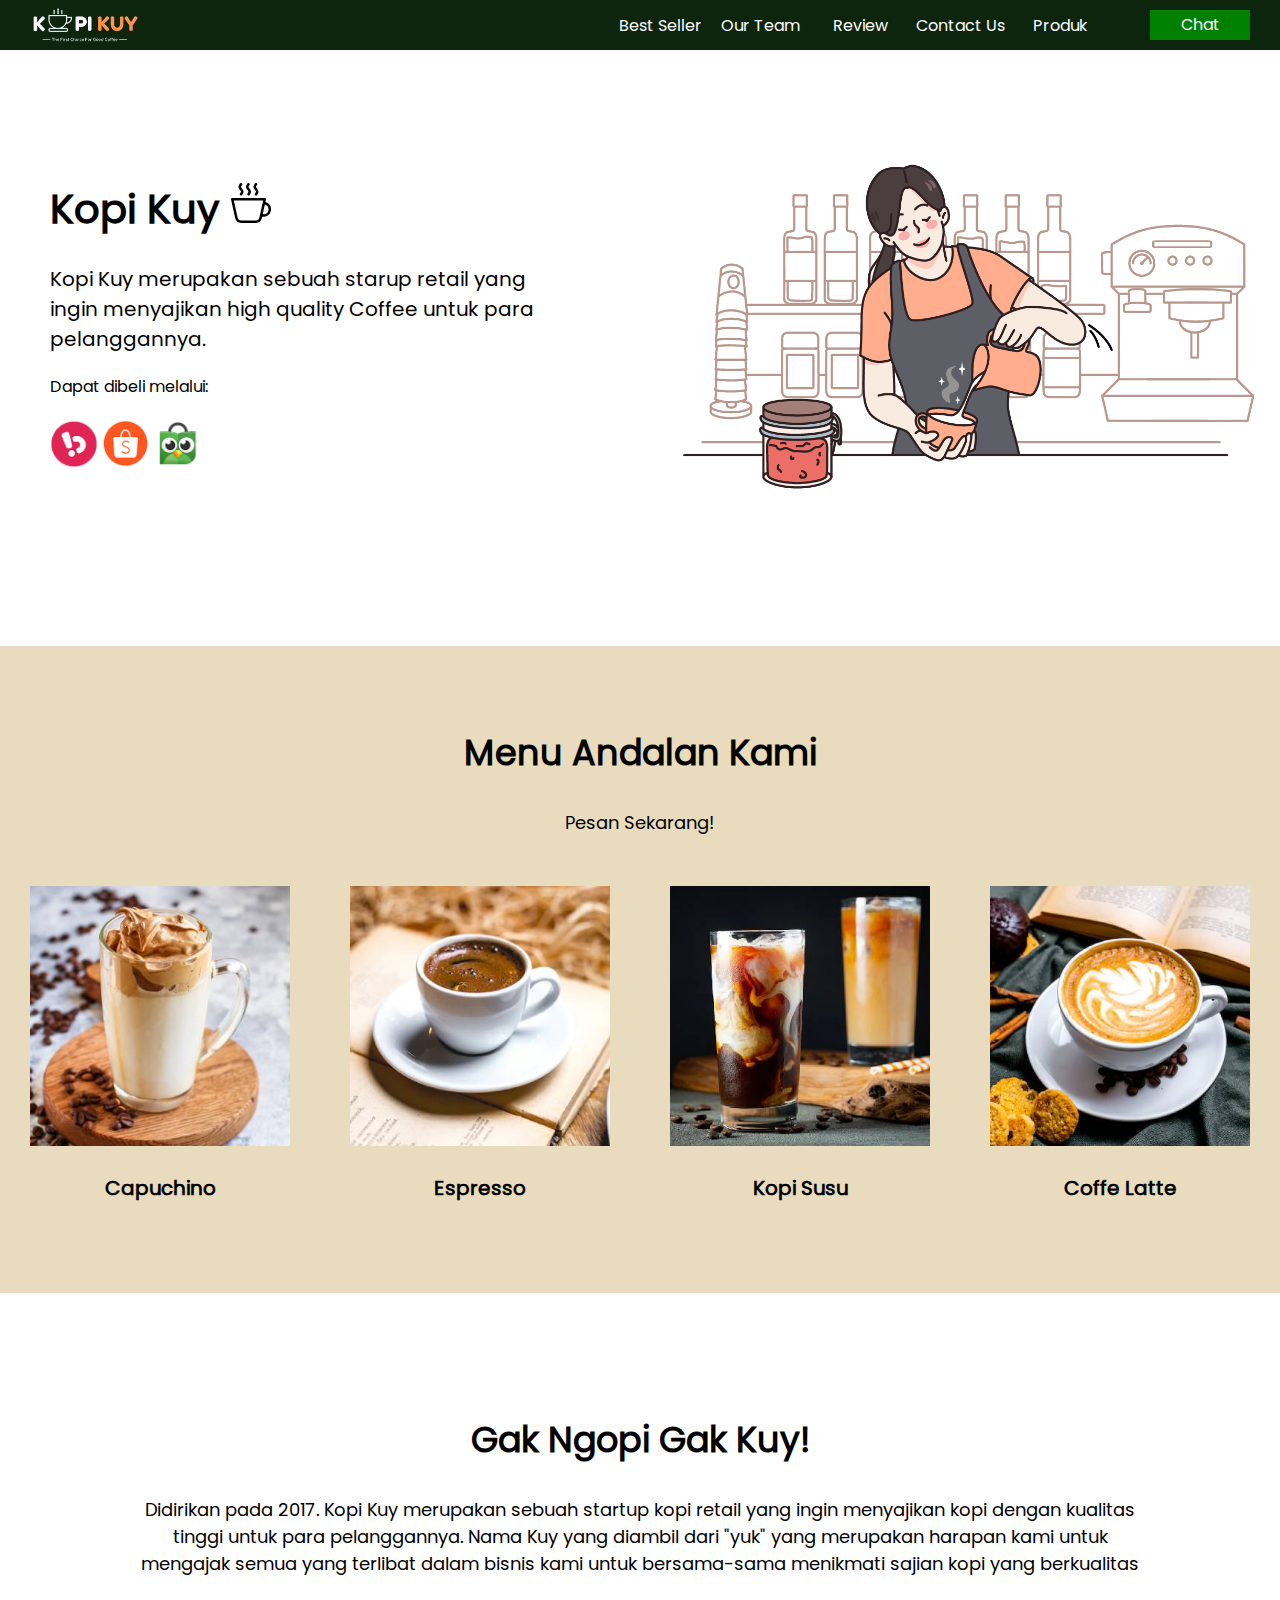
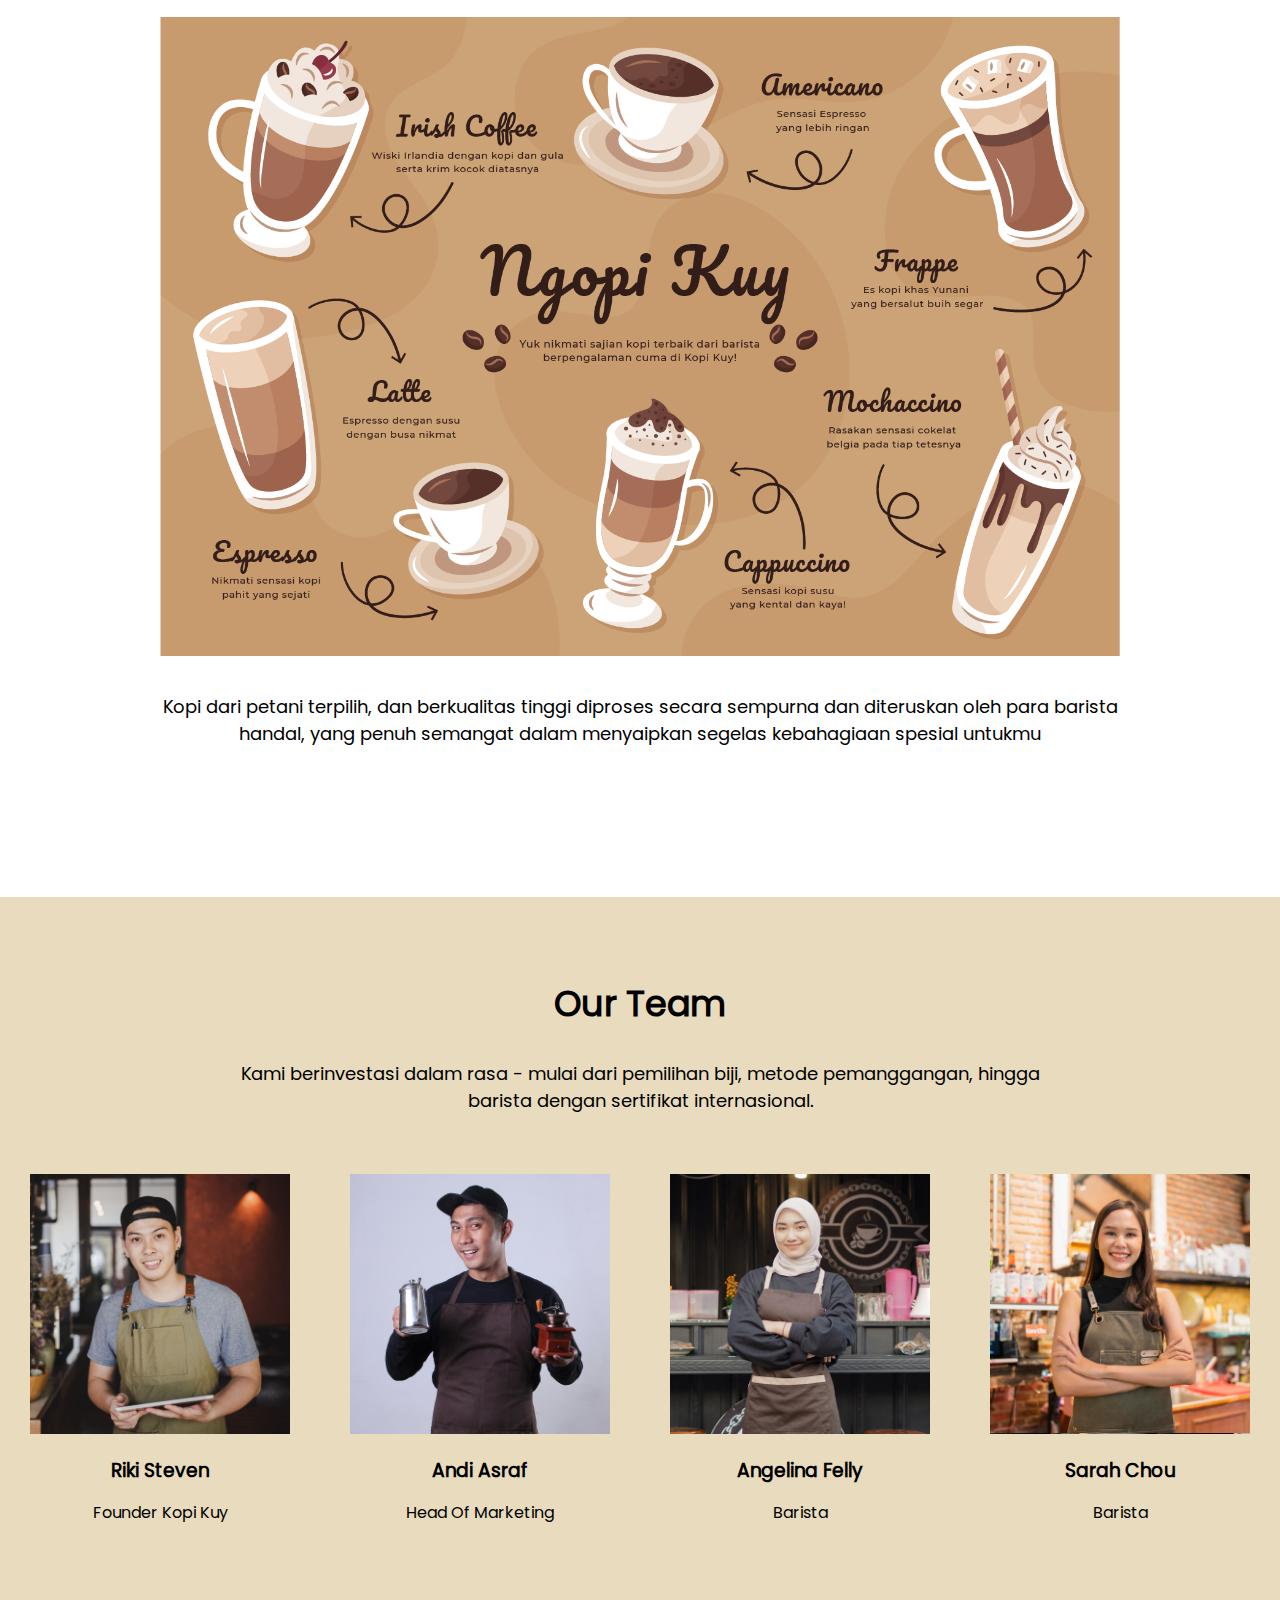
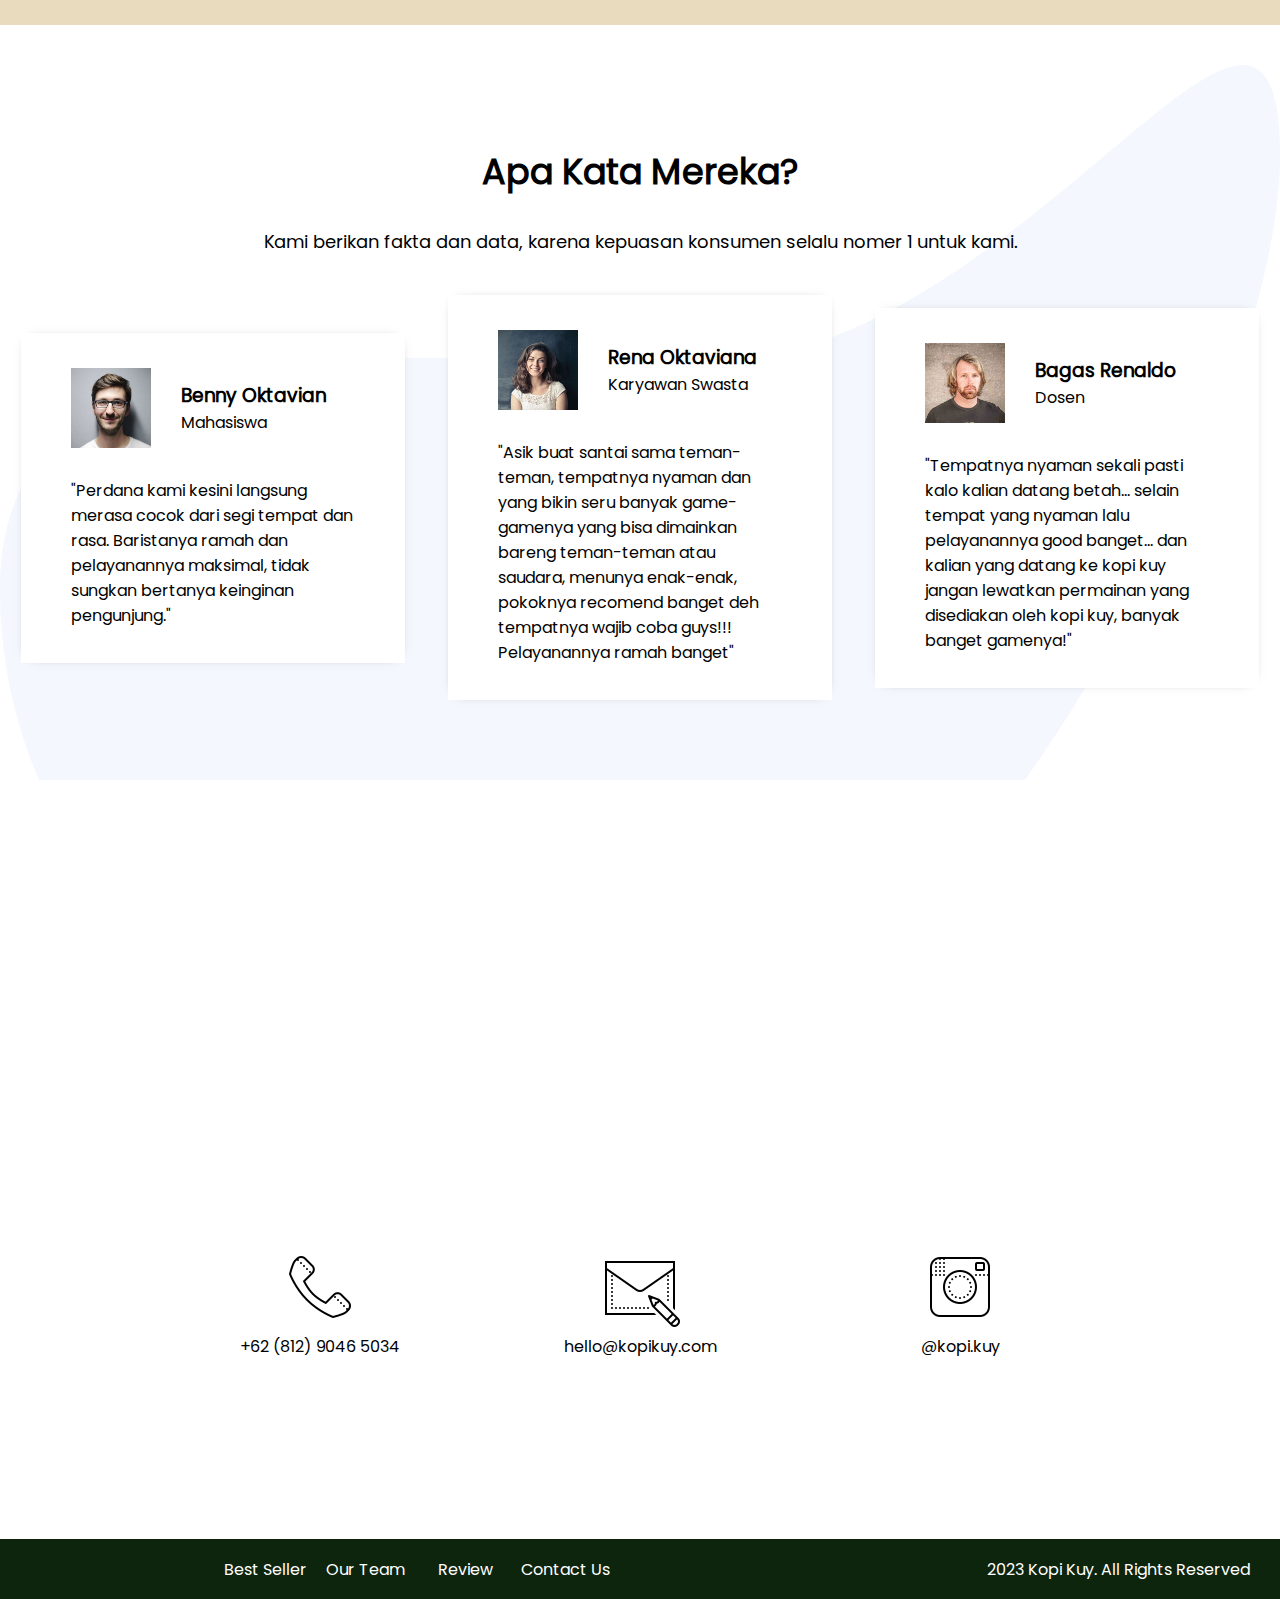
<file: Website Kopi Kuy/index.html>
<!DOCTYPE html>
<html lang="en">

<head>
    <meta charset="UTF-8">
    <meta http-equiv="X-UA-Compatible" content="IE=edge">
    <meta name="viewport" content="width=device-width, initial-scale=1.0">
    <title>Website Kopi Kuy</title>
    <link rel="stylesheet" href="css/style2.css">
</head>

<body>
    <nav>
        <div class="baris">
            <img src="images/logo/logo_kuy.png" alt="logo kopi kuy" class="logo">
            <ul class="navigasi">
                <li>
                    <a href="#best-seller">Best Seller</a>
                </li>
                <li>
                    <a href="#our-team">Our Team</a>
                </li>
                <li>
                    <a href="#review">Review</a>
                </li>
                <li>
                    <a href="#contact-us">Contact Us</a>
                </li>
                <li>
                    <a href="produk.html">Produk</a>
                </li>
            </ul>
            <a class="chat" href="https://wa.me/">Chat</a>
        </div>
    </nav>

<header>
    <div class="baris">
        <div class="kiri">
            <h1>Kopi Kuy <img src="images/icon/icon_kopi.svg" alt=""></h1>
            <p class="tagline">Kopi Kuy merupakan sebuah starup retail yang ingin menyajikan high quality Coffee 
                untuk para pelanggannya.</p>
            <div class="cta">
                <p>Dapat dibeli melalui:</p>
                <a href="#">
                    <img src="images/logo/logo_bukalapak.png" alt="">
                </a>
                <a href="#">
                    <img src="images/logo/logo_shopee.png" alt="">
                </a>

                <a href="#">
                    <img src="images/logo/logo_tokopedia.png" alt="">
                </a>
            </div>
        </div>
        <img src="images/header/banner1.png" alt="" class="kanan">
    </div>
</header>

<section id="best-seller" class="best-seller">
    <h2>Menu Andalan Kami</h2>
    <p class="sub">Pesan Sekarang!</p>
    <div class="baris">
        <div class="produk">
            <img src="images/produk/product_capuchino.jpg" alt="">
            <p>Capuchino</p>
        </div>
        <div class="produk">
            <img src="images/produk/product_espresso.jpg" alt="">
            <p>Espresso</p>
        </div>
        <div class="produk">
            <img src="images/produk/product_kopi_susu.jpg" alt="">
            <p>Kopi Susu</p>
        </div>
        <div class="produk">
            <img src="images/produk/product_latte.jpg" alt="">
            <p>Coffe Latte</p>
        </div>
    </div>
</section>

<section id="about-us" class="about-us">
    <h2>Gak Ngopi Gak Kuy!</h2>
    <p class="tentang">Didirikan pada 2017. Kopi Kuy merupakan sebuah startup kopi retail yang ingin menyajikan
        kopi dengan kualitas tinggi untuk para pelanggannya. Nama Kuy yang diambil dari "yuk"
        yang merupakan harapan kami untuk mengajak semua yang terlibat dalam bisnis kami untuk 
        bersama-sama menikmati sajian kopi yang berkualitas</p>
    <img src="images/aset_kopi_jumbo.png" alt="">
    <p class="penjelasan">Kopi dari petani terpilih, dan berkualitas tinggi diproses secara sempurna 
        dan diteruskan oleh para barista handal, yang penuh semangat dalam menyaipkan segelas kebahagiaan 
        spesial untukmu</p>
</section>

<section id="our-team" class="our-team">
    <h2>Our Team</h2>
    <p class="sub">Kami berinvestasi dalam rasa - mulai dari pemilihan biji, metode pemanggangan, 
        hingga barista dengan sertifikat internasional.</p>
    <div class="baris">
        <div class="tim">
            <img src="images/team/team4.jpg" alt="">
            <h3>Riki Steven</h3>
            <p>Founder Kopi Kuy</p>
        </div>
        <div class="tim">
            <img src="images/team/team6.jpg" alt="">
            <h3>Andi Asraf</h3>
            <p>Head Of Marketing</p>
        </div>
        <div class="tim">
            <img src="images/team/team5.jpg" alt="">
            <h3>Angelina Felly</h3>
            <p>Barista</p>
        </div>
        <div class="tim">
            <img src="images/team/team2.jpg" alt="">
            <h3>Sarah Chou</h3>
            <p>Barista</p>
        </div>
    </div>
</section>

<section id="review" class="review">
    <h2>Apa Kata Mereka?</h2>
    <p class="sub">Kami berikan fakta dan data, karena kepuasan konsumen selalu nomer 1 untuk kami.</p>
    <div class="baris">
        <div class="testimoni">
            <div class="profile">
                <img src="images/customer/customer1.jpg" alt="">
                <div class="titel">
                    <h3>Benny Oktavian</h3>
                    <p>Mahasiswa</p>
                </div>
            </div>
            <p>"Perdana kami kesini langsung merasa cocok dari segi tempat dan rasa. Baristanya ramah 
                dan pelayanannya maksimal, tidak sungkan bertanya keinginan pengunjung."</p>
        </div>
        <div class="testimoni">
            <div class="profile">
                <img src="images/customer/customer3.jpg" alt="">
                <div class="titel">
                    <h3>Rena Oktaviana</h3>
                    <p>Karyawan Swasta</p>
                </div>
            </div>
            <p>"Asik buat santai sama teman-teman, tempatnya nyaman dan yang bikin seru banyak game-gamenya 
                yang bisa dimainkan bareng teman-teman atau saudara, menunya enak-enak, pokoknya recomend banget 
                deh tempatnya wajib coba guys!!! Pelayanannya ramah banget"</p>
        </div>
        <div class="testimoni">
            <div class="profile">
                <img src="images/customer/customer2.jpg" alt="">
                <div class="titel">
                    <h3>Bagas Renaldo</h3>
                    <p>Dosen</p>
                </div>
            </div>
            <p>"Tempatnya nyaman sekali pasti kalo kalian datang betah... selain tempat yang nyaman lalu 
                pelayanannya good banget... dan kalian yang datang ke kopi kuy jangan lewatkan permainan yang 
                disediakan oleh kopi kuy, banyak banget gamenya!"</p>
        </div>
    </div>
</section>

<section class="contact-us" id="contact-us">
    <iframe src="https://www.google.com/maps/place/Kopi+kuy/data=!4m7!3m6!1s0x2e69f9912c7f297b:0xe5a3a671dae861ab!8m2!3d-6.2147148!4d106.6685813!16s%2Fg%2F11h_c7hnyx!19sChIJeyl_LJH5aS4Rq2Ho2nGmo-U?authuser=0&hl=id&rclk=1" 
    width="100" height="300" frameborder="0" style="border: 0;" allowfullscreen="" loading="lazy" referrerpolicy="no-referrer-when-downgrade"></iframe>
    <div class="baris">
        <div class="kolom">
            <img src="images/icon/icon_phone.png" alt="">
            <p>+62 (812) 9046 5034</p>
        </div>
        <div class="kolom">
            <img src="images/icon/icon_mail.png" alt="">
            <p>hello@kopikuy.com</p>
        </div>
        <div class="kolom">
            <img src="images/icon/icon_instagram.png" alt="">
            <p>@kopi.kuy</p>
        </div>
    </div>
</section>

<footer>
    <div class="baris">
        <ul class="navigasi">
            <li>
                <a href="#best-seller">Best Seller</a>
            </li>
            <li>
                <a href="#our-team">Our Team</a>
            </li>
            <li>
                <a href="#review">Review</a>
            </li>
            <li>
                <a href="#contact-us">Contact Us</a>
            </li>
        </ul>
        <p>2023 Kopi Kuy. All Rights Reserved</p>
    </div>
</footer>

</body>

</html>
</file>
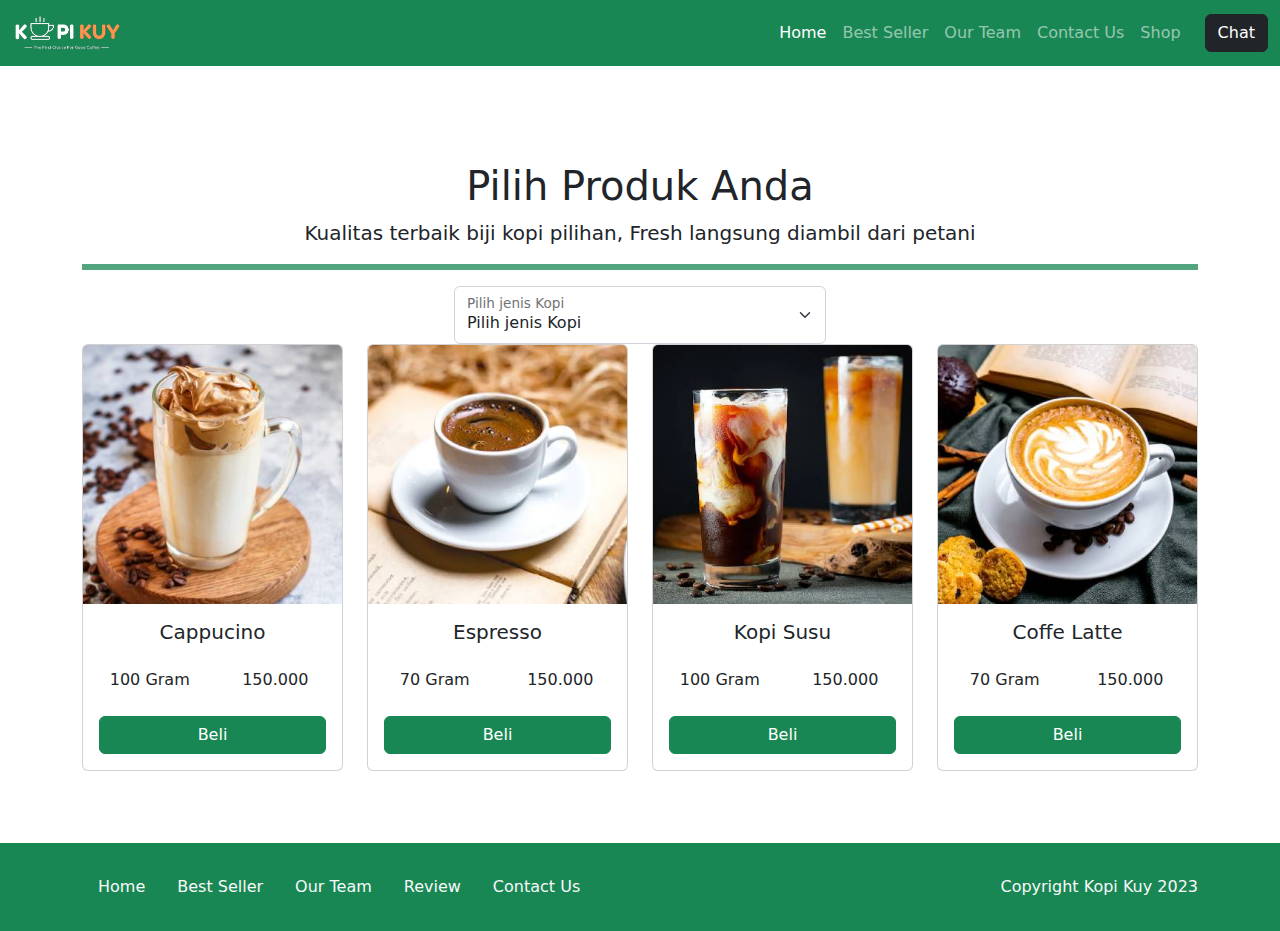
<file: Website Kopi Kuy/produk.html>
<!DOCTYPE html>
<html lang="en">

<head>
    <meta charset="UTF-8">
    <meta http-equiv="X-UA-Compatible" content="IE=edge">
    <meta name="viewport" content="width=device-width, initial-scale=1.0">
    <link rel="shortcut icon" href="images/favicon/favicon.ico" type="image/x-icon">
    <title>Produk</title>

    <link rel="stylesheet" href="vendor/bootstrap/css/bootstrap.min.css">
    <link rel="stylesheet" href="vendor/bootsrap-icon/bootstrap-icons.css">
    <script src="vendor/bootstrap/js/bootstrap.bundle.min.js"></script>
</head>

<body>
    <nav class="navbar navbar-expand-lg bg-success navbar-dark">
        <div class="container-fluid">
            <a class="navbar-brand" href="#">
                <img height="40" src="images/logo/logo_kuy.png" alt="logo kopi kuy" class="logo">
            </a>
            <button class="navbar-toggler" type="button" data-bs-toggle="collapse"
                data-bs-target="#navbarSupportedContent" aria-controls="navbarSupportedContent" aria-expanded="false"
                aria-label="Toggle navigation">
                <span class="navbar-toggler-icon"></span>
            </button>
            <div class="collapse navbar-collapse" id="navbarSupportedContent">
                <ul class="navbar-nav ms-auto me-3 mb-2 mb-lg-0">
                    <li class="nav-item">
                        <a class="nav-link active" aria-current="page" href="#">Home</a>
                    </li>
                    <li class="nav-item">
                        <a class="nav-link" href="#">Best Seller</a>
                    </li>
                    <li class="nav-item">
                        <a class="nav-link" href="#">Our Team</a>
                    </li>
                    <li class="nav-item">
                        <a class="nav-link" href="#">Contact Us</a>
                    </li>
                    <li class="nav-item">
                        <a class="nav-link" href="#">Shop</a>
                    </li>
                </ul>
                <button type="button" class="btn btn-dark">Chat</button>

            </div>
        </div>
    </nav>

    <section class="produk text-center mt-5 pt-5">
        <div class="container">
            <h1>Pilih Produk Anda</h1>
            <p class="fs-5">Kualitas terbaik biji kopi pilihan, Fresh langsung diambil dari petani</p>
            <hr class="border border-success border-3 opacity-75">

            <div class="form-floating col-md-4 mx-auto">
                <select class="form-select" id="select_kopi" aria-label="Floating label select example">
                    <option selected disabled>Pilih jenis Kopi</option>
                    <option value="arabica">Arabica</option>
                    <option value="robusta">Robusta</option>
                </select>
                <label for="floatingSelect">Pilih jenis Kopi</label>
            </div>

            <div class="row row-cols-1 row-cols-md-2 row-cols-lg-4 ">
                <div class="col mb-4">
                        <div class="card">
                            <img src="images/produk/product_capuchino.jpg" class="card-img-top" alt="...">
                            <div class="card-body">
                                <h5 class="card-title">Cappucino</h5>
                                <div class="row my-4">
                                    <div class="col-6">
                                        100 Gram
                                    </div>
                                    <div class="col-6">
                                        150.000
                                    </div>
                                </div>
                                <a href="#" class="btn btn-success w-100">Beli</a>
                            </div>
                        </div>
                    </div>
                    <div class="col mb-4">
                        <div class="card">
                            <img src="images/produk/product_espresso.jpg" class="card-img-top" alt="...">
                            <div class="card-body">
                                <h5 class="card-title">Espresso</h5>
                                <div class="row my-4">
                                    <div class="col-6">
                                        70 Gram
                                    </div>
                                    <div class="col-6">
                                        150.000
                                    </div>
                                </div>
                                <a href="#" class="btn btn-success w-100">Beli</a>
                            </div>
                        </div>
                    </div>
                    <div class="col mb-4">
                        <div class="card">
                            <img src="images/produk/product_kopi_susu.jpg" class="card-img-top" alt="...">
                            <div class="card-body">
                                <h5 class="card-title">Kopi Susu</h5>
                                <div class="row my-4">
                                    <div class="col-6">
                                        100 Gram
                                    </div>
                                    <div class="col-6">
                                        150.000
                                    </div>
                                </div>
                                <a href="#" class="btn btn-success w-100">Beli</a>
                            </div>
                        </div>
                    </div>
                    <div class="col mb-4">
                        <div class="card">
                            <img src="images/produk/product_latte.jpg" class="card-img-top" alt="...">
                            <div class="card-body">
                                <h5 class="card-title">Coffe Latte</h5>
                                <div class="row my-4">
                                    <div class="col-6">
                                        70 Gram
                                    </div>
                                    <div class="col-6">
                                        150.000
                                    </div>
                                </div>
                                <a href="#" class="btn btn-success w-100">Beli</a>
                            </div>
                        </div>
                    </div>
            </div>
        </div>
    </section>

    <footer class="bg-success py-4 mt-5">
        <div class="container">
            <div class="row align-items-center">
                <div class="col-md-8">
                    <ul class="nav">
                        <li class="nav-item">
                            <a class="nav-link link-light active" aria-current="page" href="belajar.html">Home</a>
                        </li>
                        <li class="nav-item">
                            <a class="nav-link link-light" href="belajar.html#best-seller">Best Seller</a>
                        </li>
                        <li class="nav-item">
                            <a class="nav-link link-light" href="belajar.html#our-team">Our Team</a>
                        </li>
                        <li class="nav-item">
                            <a class="nav-link link-light" href="belajar.html#review">Review</a>
                        </li>
                        <li class="nav-item">
                            <a class="nav-link link-light" href="belajar.html#contact-us">Contact Us</a>
                        </li>
                    </ul>
                </div>
                <div class="col-md-4 text-light text-end">
                    Copyright Kopi Kuy 2023
                </div>
            </div>
        </div>
    </footer>

    <script src="js/jquery-3.6.3.min.js"></script>
    <script>
        select_kopi.onchange = function () {
            baris_produk.innerHTML = ''
            var pilihan = this.value

            $.get(pilihan + ".json").then(function (respon) {
                respon.forEach(element => {
                    var produk = `<div class="col-md-3 mb-4">
                    <div class="card">
                        <img src="${element.foto}" class="card-img-top" alt="...">
                        <div class="card-body">
                            <h5 class="card-title">${element.nama}</h5>
                            <div class="row my-4">
                                <div class="ukuran col-6">
                                    ${element.size}
                                </div>
                                <div class="harga col-6">
                                    ${element.harga}
                                </div>
                            </div>
                            <a href="${element.link}" class="btn btn-success w-100"><i class="bi bi-cart2"></i> Beli</a>
                        </div>
                    </div>
                </div>`
                    baris_produk.innerHTML += produk
                })
            })
        }
    </script>
</body>

</html>
</file>
<file: Website Kopi Kuy/css/style2.css>
@font-face {
    font-family: 'Poppins';
    src: url(../fonts/poppins.woff2);
 }
 
 * {
    box-sizing: border-box;
    margin: 0;
    padding: 0;
 }
 
 html {
    scroll-behavior: smooth;
 }
 
 body {
    font-family: 'Poppins';
 }
 
 .bg-kopi {
    background-color: rgb(13, 36, 13);
 }
 
 section {
    padding-top: 80px;
    padding-bottom: 80px;
    margin-top: 40px;
    margin-bottom: 40px;
 }
 
 .baris {
    display: flex;
    align-items: center;
    justify-content: center;
 }
 
 h1 {
    font-size: 40px;
 }
 
 h2 {
    font-size: 35px;
    text-align: center;
    margin-bottom: 30px;
 }
 
 p.sub {
    font-size: 18px;
    width: 800px;
    max-width: 100%;
    text-align: center;
    margin: auto;
    margin-bottom: 40px;
 }
 
 img,
 video {
    max-width: 100%;
 }
 
 /* Navigasi */
 
 nav {
    background-color: rgb(13, 36, 13);
    padding-left: 30px;
    padding-right: 30px;
 }
 
 nav .chat {
    width: 100px;
    height: 30px;
    text-decoration: none;
    background-color: green;
    color: white;
    text-align: center;
    line-height: 1.9rem;
 }
 
 nav .baris {
    align-items: center;
    height: 50px;
 }
 
 .logo {
    height: 40px;
 }
 
 nav button {
    width: 100px;
    height: 30px;
 }
 
 .navigasi {
    display: flex;
    list-style: none;
    margin-right: 40px;
    align-items: center;
    margin-left: auto;
    text-align: center;
 }
 
 .navigasi li {
    width: 100px;
 }
 
 .navigasi li a {
    color: #fff;
    text-decoration: none;
 }
 
 /* Header */
 
 header {
    padding-left: 50px;
    padding-top: 80px;
    padding-bottom: 80px;
 }
 
 header .baris {
    display: flex;
    align-items: center;
 }
 
 header .kiri {
    width: 50%;
    padding-right: 100px;
 }
 
 header .kanan {
    width: 50%;
 }
 
 header .kiri h1 {
    margin-bottom: 25px;
 }
 
 header .kiri p.tagline {
    margin-bottom: 20px;
    font-size: 20px;
 }
 
 header .kiri .cta p {
    font-size: 16px;
    margin-bottom: 20px;
 }
 
 header .kiri .cta a {
    text-decoration: none;
 }
 
 header .kiri .cta img {
    height: 50px;
 }
 
 /* Best Seller */
 
 .best-seller {
    background-color: rgb(232, 219, 190);
 }
 
 .best-seller .produk {
    width: 25%;
    padding: 10px 30px;
    text-align: center;
 }
 
 .best-seller .produk p {
    font-weight: bold;
    margin-top: 20px;
    font-size: 20px;
 }
 
 /* About Us */
 
 section.about-us {
 
    margin-left: auto;
    margin-right: auto;
    text-align: center;
 }
 
 .about-us .tentang {
    width: 1024px;
    max-width: 90%;
    margin: 10px auto 40px auto;
    font-size: 18px;
 }
 
 .about-us img {
    width: 960px;
    max-width: 100%;
 }
 
 .about-us .penjelasan {
    max-width: 80%;
    margin: 30px auto 30px auto;
    font-size: 18px;
 }
 
 /* Our Team */
 
 .our-team {
    background-color: rgb(232, 219, 190);
 }
 
 .our-team .baris .tim {
    padding: 20px 30px;
    text-align: center;
 }
 
 .our-team .baris .tim img {
    margin-bottom: 15px;
 }
 
 .our-team .baris h3 {
    margin-bottom: 15px;
 }
 
 /* Review */
 
 .review {
    background-image: url(../images/shapes/9.svg);
    background-size: cover;
 }
 
 .review .baris {
    width: 1366px;
    max-width: 100%;
    margin-left: auto;
    margin-right: auto;
    justify-content: space-around;
 }
 
 .review .baris .testimoni {
    width: 30%;
    padding: 35px 50px;
    box-shadow: 0px 0px 12px -10px #000;
    background-color: #fff;
 }
 
 .review .profile {
    display: flex;
    margin-bottom: 30px;
    align-items: center;
 }
 
 .review .profile img {
    height: 80px;
    margin-right: 30px;
 }
 
 /* Contact Us */
 
 section.contact-us {
    margin-bottom: 100px;
 }
 
 .contact-us .baris .kolom {
    margin-top: 40px;
    width: 25%;
    text-align: center;
 }
 
 .contact-us .kolom a {
    text-decoration: none;
 }
 
 /* Footer */
 
 footer {
    background-color: rgb(13, 36, 13);
    padding-left: 30px;
    padding-right: 30px;
 }
 
 footer .baris {
    align-items: center;
    justify-content: space-between;
    max-width: 1366px;
    align-self: center;
    height: 60px;
 }
 
 footer .navigasi {
    width: 60%;
 }
 
 footer p {
    color: #fff;
 }
 
 /* Produk */
 
 .shop .card p.card-text {
    font-size: 15px;
    color: #3b3b3b;
 }
 
 .shop .card h5 {
    font-size: 18px;
    font-weight: bold;
    color: #3b3b3b;
 }


@media (max-widht:700px) {
    .baris {
       flex-wrap: wrap;
    }
 
    .navigasi {
       display: none;
    }
 
    .logo {
       margin-right: auto;
    }
 
    header .kiri {
       width: 100%;
       padding-right: 20px;
    }
 
    header .kanan {
       width: 100%;
    }
 
    section {
       padding-left: 10px;
       padding-right: 10px;
    }
 
    .best-seller .produk {
       width: 50%;
       margin-bottom: 30px;
    }
 
    .review .baris .testimoni {
       width: 100%;
       margin-bottom: 30px;
    }
 
    .contact-us .baris .kolom {
       width: 50%;
    }
}
</file>
